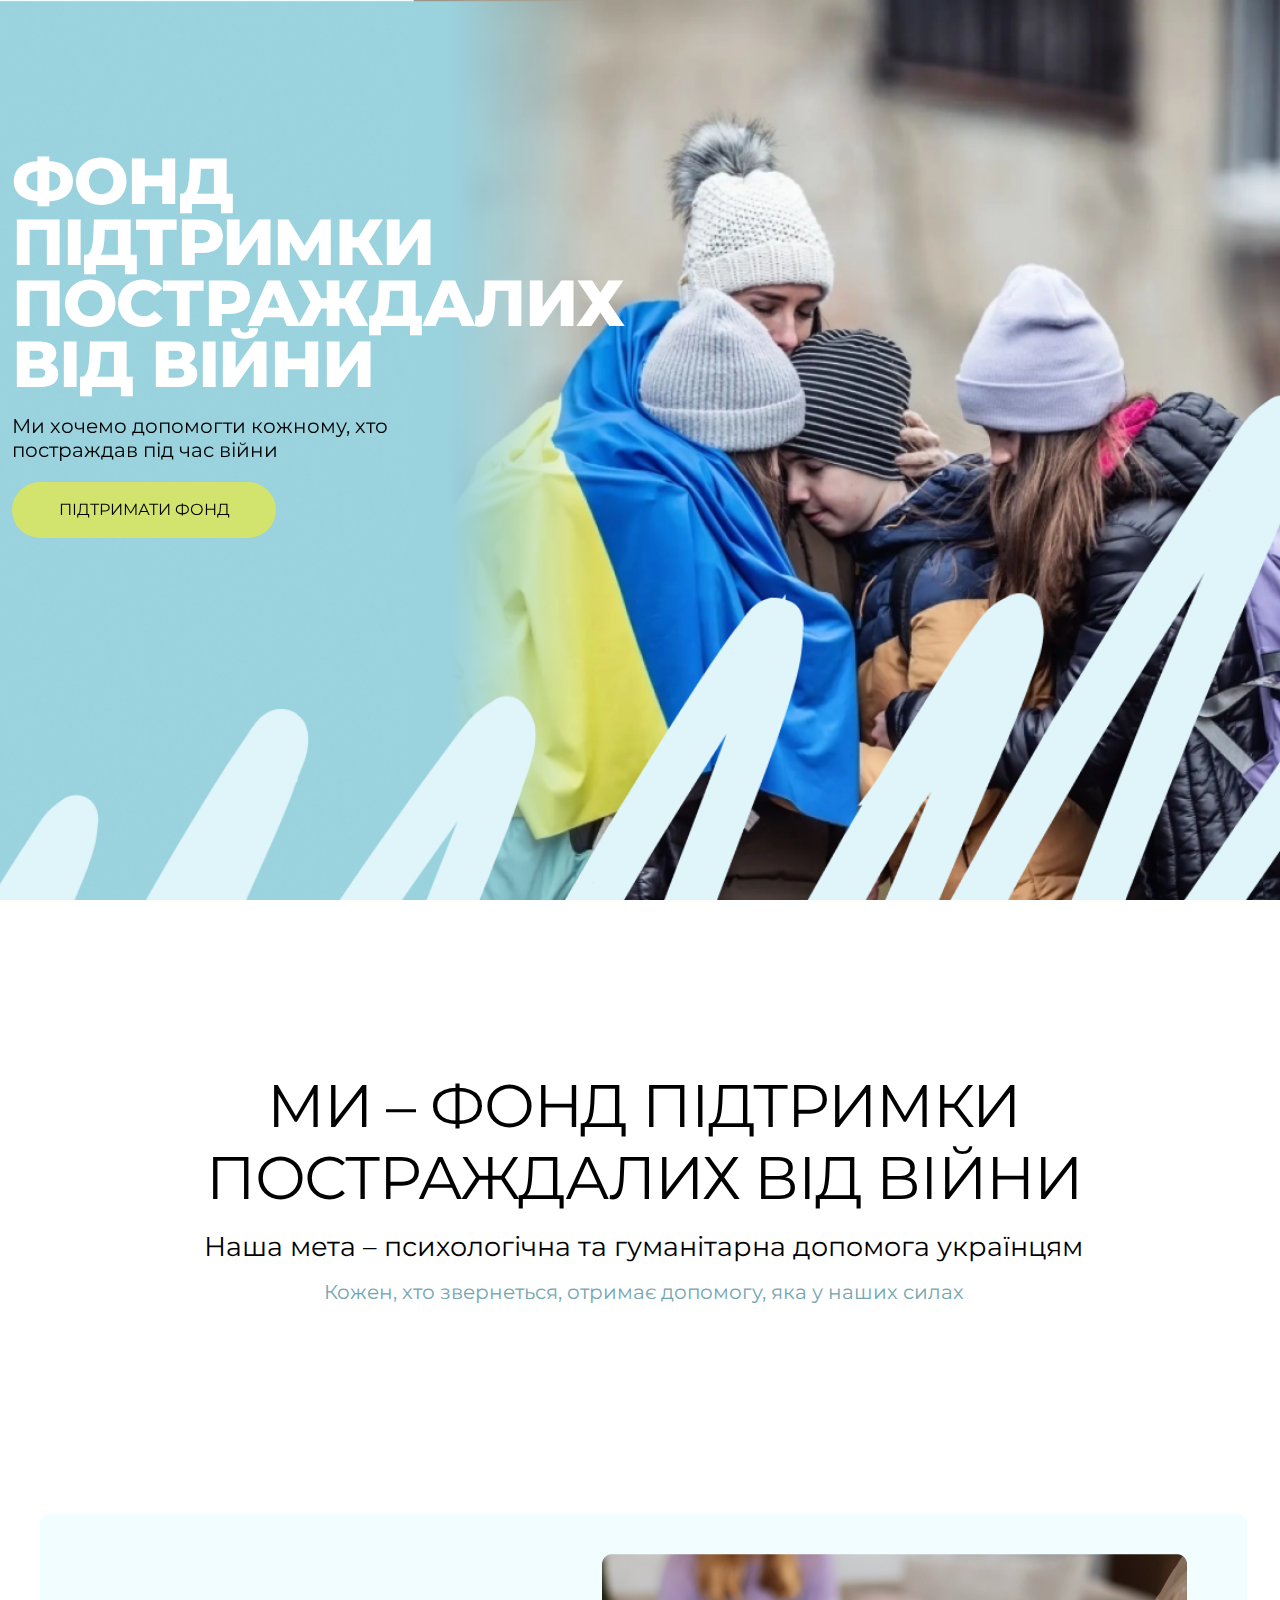
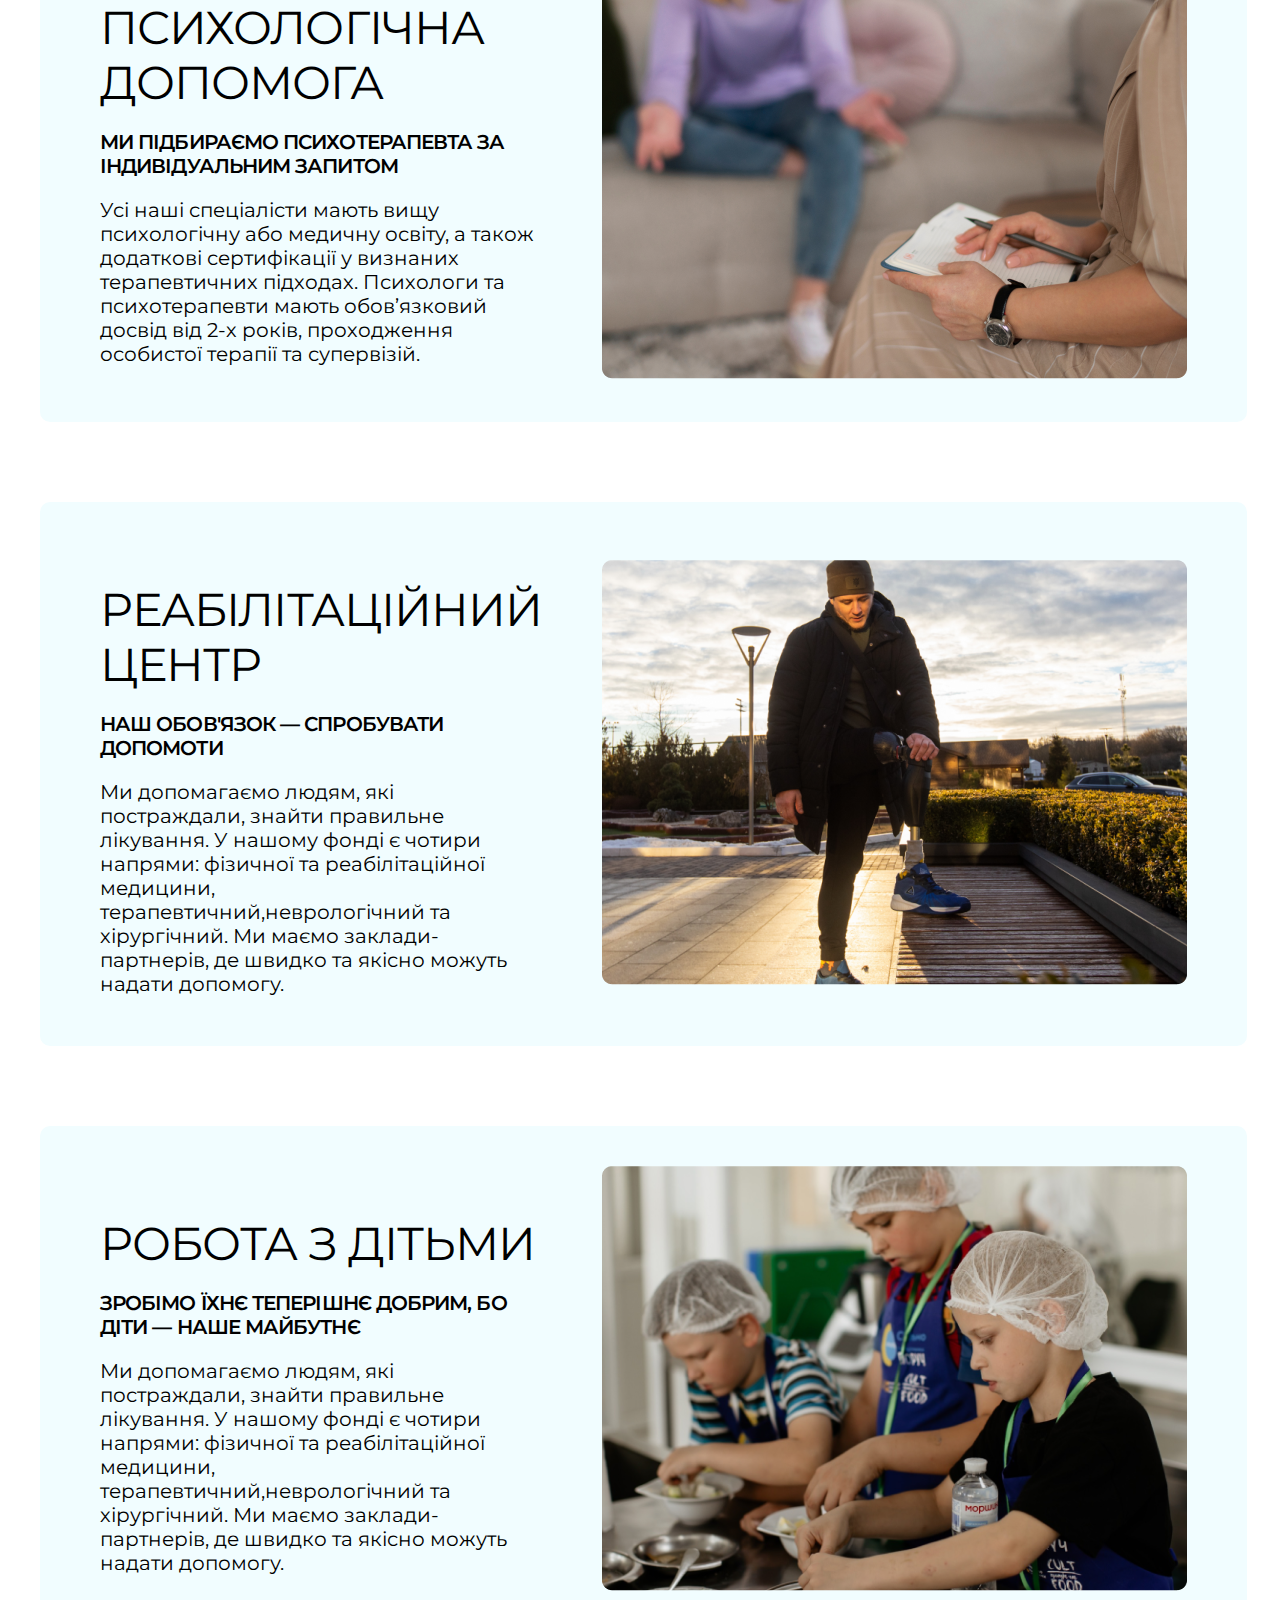
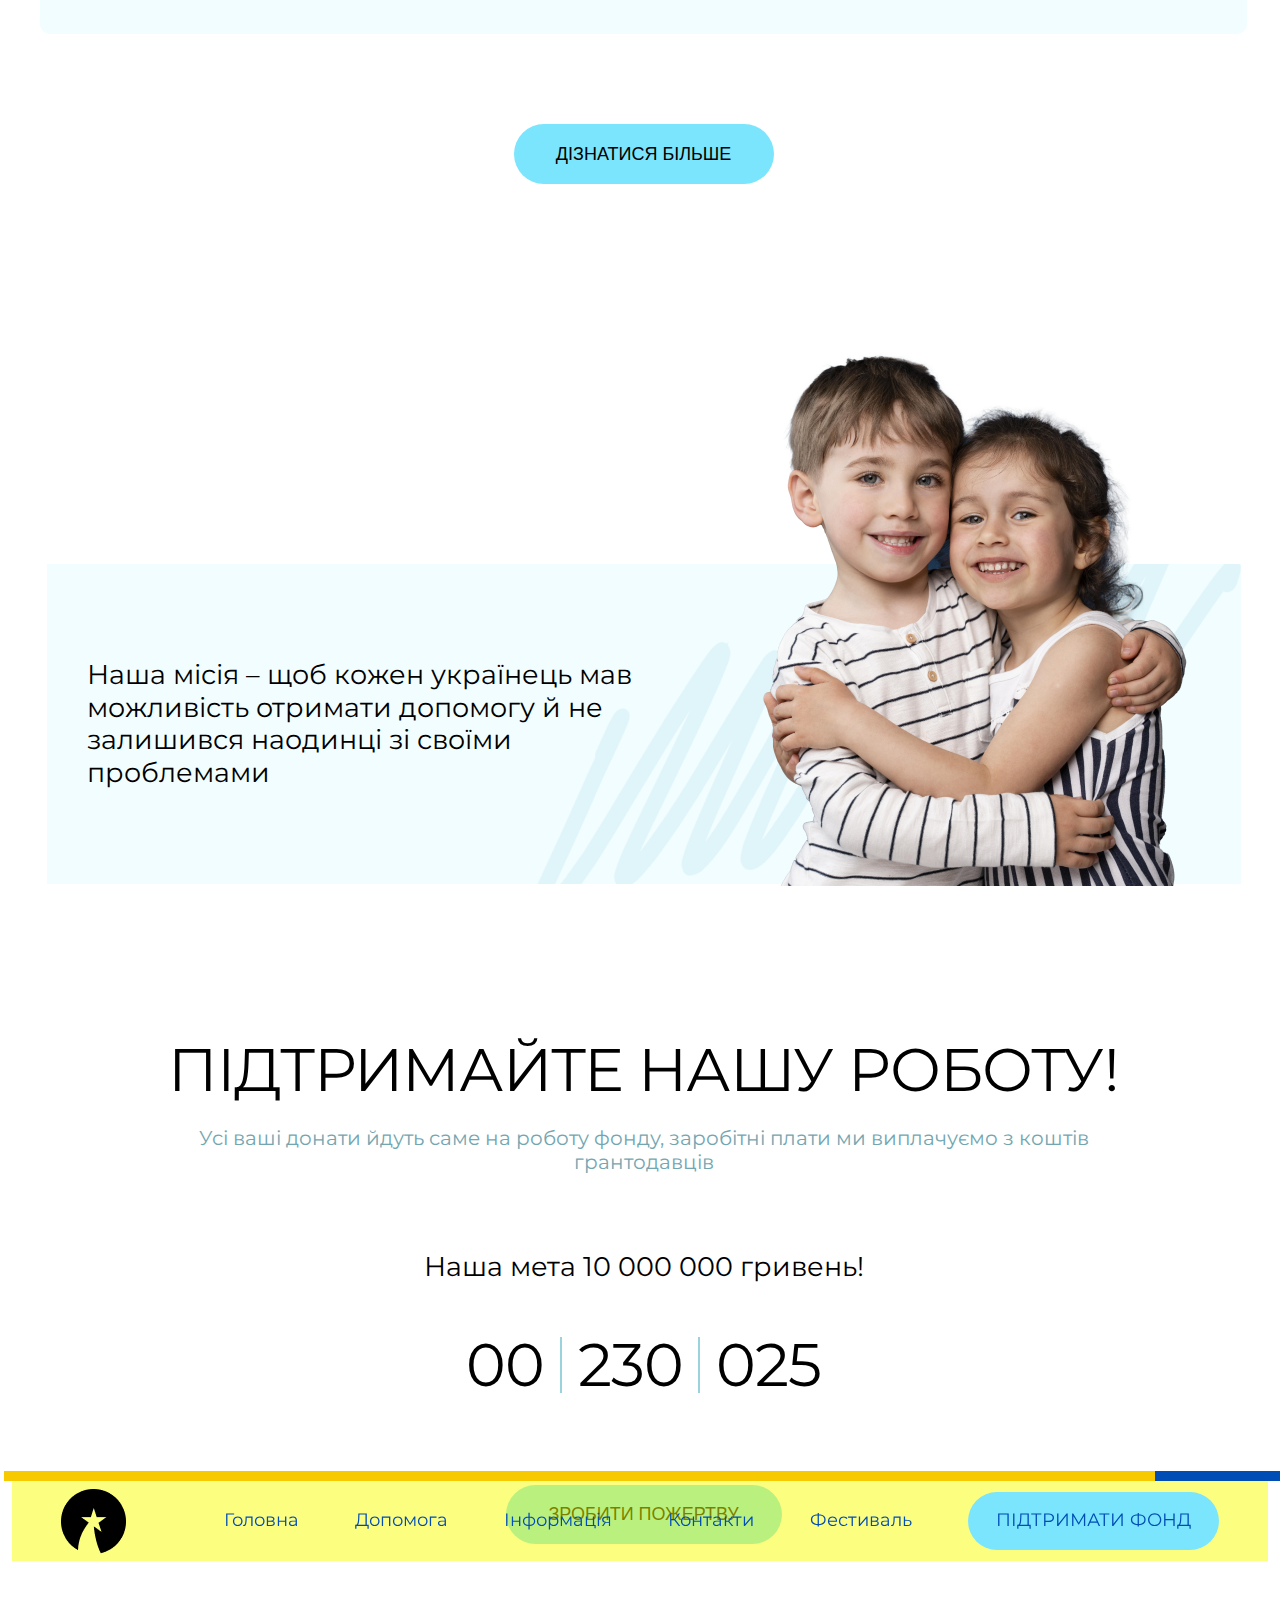
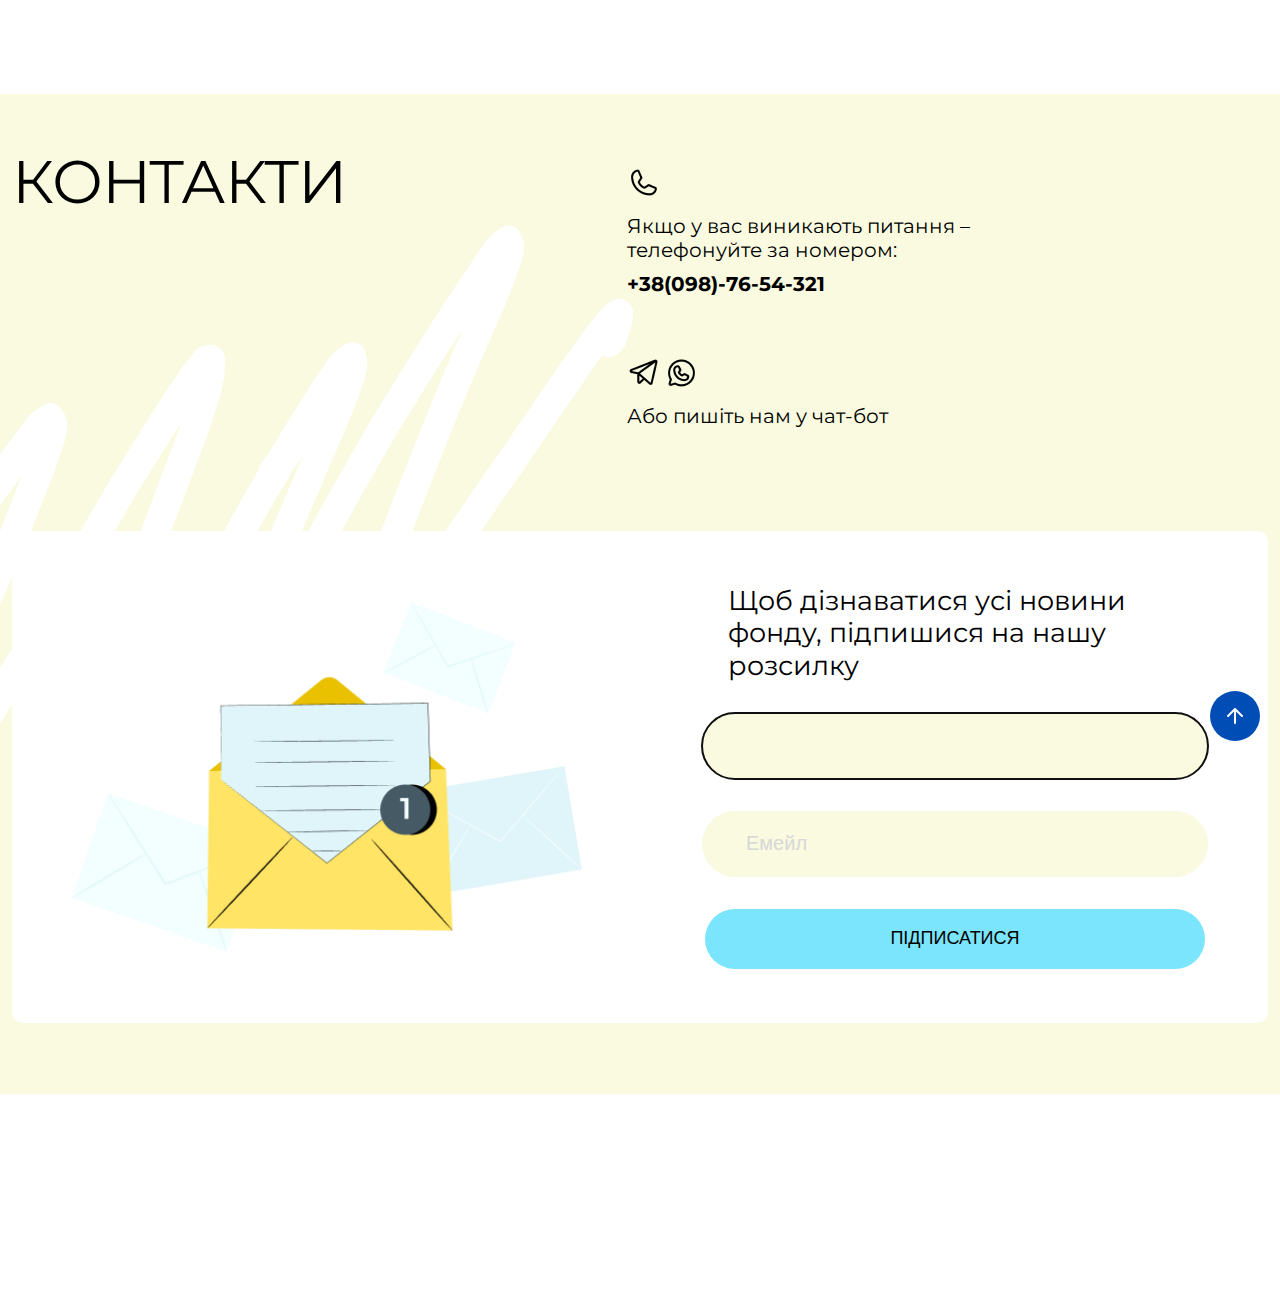
<file: index.html>
<!DOCTYPE html>
<html lang="uk">

<head>
    <meta charset="UTF-8" />
    <meta http-equiv="X-UA-Compatible" content="IE=edge" />
    <meta name="viewport" content="width=device-width, initial-scale=1.0" />
    <title>Фонд підтримки постраждалих від війни</title>
    <link rel="preconnect" href="https://fonts.googleapis.com">
    <link rel="preconnect" href="https://fonts.gstatic.com" crossorigin>
    <link href="https://fonts.googleapis.com/css2?family=Montserrat:wght@400;600;800&display=swap" rel="stylesheet">
    <link rel="stylesheet" href="./css/reset.css" />
    <link rel="stylesheet" href="./css/style.css" />
    <link rel="icon" type="image/png" href="./images/favicon/festival.png" />
</head>

<body>
    <div class="wrapper">
        <!-- preloader -->
        <div class="preloader"></div>
        <!-- Header fund -->
        <header class="header-fund">
            <div class="container">
                <div class="header-content">
                    <a href="#" class="header-logo">
                        <img src="./images/logo/logo.png" alt="website logo" />
                    </a>
                    <nav>
                        <ul class="menu-list">
                            <li class="menu-item"><a href="#main">Головна</a></li>
                            <li class="menu-item"><a href="#help">Допомога</a></li>
                            <li class="menu-item"><a href="#inform">Інформація</a></li>
                            <li class="menu-item"><a href="#contacts">Контакти</a></li>
                            <li class="menu-item"><a href="./festival.html">Фестиваль</a></li>
                            <li class="menu-button">
                                <a href="#donat">Підтримати фонд</a>
                            </li>
                        </ul>
                    </nav>
                </div>
                <div class="header-title-fund" id="main">
                    <h1>Фонд підтримки постраждалих від війни</h1>
                    <p>
                        Ми хочемо допомогти кожному, хто постраждав під час війни
                    </p>
                    <a class="menu-button-fund" href="#donat">Підтримати фонд</a>
                </div>
            </div>
        </header>
        <!-- Main -->
        <main class="main">
            <!-- Progressbar -->
            <div class="progressbar">
                <div class="progressbar-line"></div>
            </div>
            <div class="container">
                <!-- Main-title-->
                <section class="main-title-fund" id="help">
                    <h2>Ми – фонд підтримки постраждалих від війни</h2>
                    <h4>Наша мета – психологічна та гуманітарна допомога українцям</h4>
                    <p>
                        Кожен, хто звернеться, отримає допомогу, яка у наших силах
                    </p>
                </section>
                <!-- Scene-1 -->
                <section class="section">
                    <div class="section-title-fund">
                        <h3>Психологічна допомога</h3>
                        <h4>Ми підбираємо психотерапевта за індивідуальним запитом</h4>
                        <p>Усі наші спеціалісти мають вищу психологічну або медичну освіту, а також додаткові
                            сертифікації у визнаних терапевтичних підходах. Психологи та психотерапевти мають
                            обов’язковий досвід від 2-х років, проходження особистої терапії та супервізій.</p>
                    </div>
                    <div class="section-img">
                        <img src="./images/fund-section-img/psycholog.png" alt="psycholog" />
                    </div>
                </section>
                <!-- Scene-2 -->
                <section class="section">
                    <div class="section-title-fund">
                        <h3>Реабілітаційний центр</h3>
                        <h4>Наш обов'язок — спробувати допомоти</h4>
                        <p>Ми допомагаємо людям, які постраждали, знайти правильне лікування. У нашому фонді є чотири
                            напрями: фізичної та реабілітаційної медицини, терапевтичний,неврологічний та хірургічний.
                            Ми маємо заклади-партнерів, де швидко та якісно можуть надати допомогу.</p>
                    </div>
                    <div class="section-img">
                        <img src="./images/fund-section-img/rehabilitation.png" alt="rehabilitation" />
                    </div>
                </section>
                <!-- Scene-3 -->
                <section class="section">
                    <div class="section-title-fund">
                        <h3>Робота з дітьми</h3>
                        <h4>Зробімо їхнє теперішнє добрим, бо діти — наше майбутнє</h4>
                        <p>Ми допомагаємо людям, які постраждали, знайти правильне лікування. У нашому фонді є чотири
                            напрями: фізичної та реабілітаційної медицини, терапевтичний,неврологічний та хірургічний.
                            Ми маємо заклади-партнерів, де швидко та якісно можуть надати допомогу.</p>
                    </div>
                    <div class="section-img">
                        <img src="./images/fund-section-img/children.png" alt="children" />
                    </div>
                </section>
                <!-- Button -->
                <section id="inform">
                    <button class="main-button" type="submit" value="Submit">
                        Дізнатися більше
                    </button>
                </section>
                <!-- Participant -->
                <section class="participant-fund">
                    <div class="participant-baner-fund">
                        <p>
                            Наша місія – щоб кожен українець мав можливість отримати допомогу й не залишився наодинці зі
                            своїми проблемами
                        </p>
                        <div class="participant-img-fund">
                            <img src="./images/fund-section-img/kids.png" alt="baner" />
                        </div>
                    </div>
                </section>
                <!-- Donat -->
                <section class="donat-fund">
                    <div class="donat-title-fund" id="donat">
                        <h2>Підтримайте нашу роботу!</h2>
                        <p>
                            Усі ваші донати йдуть саме на роботу фонду, заробітні плати ми виплачуємо з коштів
                            грантодавців
                        </p>
                    </div>
                    <div class="donat-number">
                        <h4>Наша мета 10 000 000 гривень!</h4>
                        <div class="donat-number-list">
                            <span class="donat-number-item">00</span>
                            <span class="donat-number-item">230</span>
                            <span class="donat-number-item last">025</span>
                        </div>
                        <button class="donat-button" type="submit" value="Submit">
                            Зробити пожертву
                        </button>
                    </div>
                </section>
        </main>
        <!-- Footer -->
        <footer class="footer">
            <div class="container">
                <div class="footer-contacts" id="contacts">
                    <p class="contacts-title">Контакти</p>
                    <div class="contacts-link">
                        <div class="contacts-link-top">
                            <a href="#" target="_blank" rel="nofollow noreferrer noopener">
                                <img src="./images/icons/phone.png" alt="phone" />
                            </a>
                            <p>Якщо у вас виникають питання – телефонуйте за номером:</p>
                            <a class="phone-number" href="tel:+380987654321">+38(098)-76-54-321</a>
                        </div>
                        <div class="contacts-link-bottom">
                            <a href="#" target="_blank" rel="nofollow noreferrer noopener">
                                <img src="./images/icons/telegram.png" alt="telegram" />
                                <img src="./images/icons/whatsapp.png" alt="whatsapp" />
                            </a>
                            <p>Або пишіть нам у чат-бот</p>
                        </div>
                    </div>
                </div>
                <div class="footer-form">
                    <img src="./images/footer-img/email.png" class="email-logo" alt="email" />
                    <div class="form">
                        <p>
                            Щоб дізнаватися усі новини фонду, підпишися на нашу розсилку
                        </p>
                        <form class="feedback-form" autocomplete="on" action="#" method="POST" name="contact"
                            data-netlify="true" id="feedback-form">
                            <input class="form-input" type="name" name="name" id="" autofocus placeholder="Ім’я" />
                            <input class="form-input" type="email" name="email" id="" autofocus placeholder="Емейл" />
                            <button class="footer-button" type="submit" value="Submit">
                                Підписатися
                            </button>
                        </form>
                    </div>
                </div>
            </div>
        </footer>
        <!-- Modals section -->
        <section class="modal">
            <div class="modal__bgd" id="modal__email">
                <div class="modal__container">
                    <button class="modal__close-btn">
                        <img src="./images/footer-icons/close-icon.svg" alt="close__icon">
                    </button>
                    <img src="./images/footer-icons/mail-icon.svg" alt="mail__icon" class="modal__icon">
                    <h4 class="modal__title">We will contact you within
                        <br>the next hour</h4>
                    <form action="#" class="modal__container-form" id="modal__email-container">
                        <div class="email__input-container" id="email__input-container">
                            <label for="user__email" class="user__email-title">Email</label>
                            <input type="email" name="user__email" id="user__email" class="user__email"
                                placeholder="Email">
                            <p class="email__error-text">Check your email</p>
                        </div>
                        <button type="submit" class="modal__submit-btn">Send</button>
                    </form>
                </div>
            </div>
            <div class="modal__bgd" id="success__modal">
                <div class="modal__container modal__container-success">
                    <button class="modal__close-btn">
                        <img src="./images/footer-icons/close-icon.svg" alt="close__icon">
                    </button>
                    <img src="./images/footer-icons/success-icon.svg" alt="success__icon" class="modal__success-icon">
                    <p class="modal__success-message">
                        All right!
                        <br>Request sent
                    </p>
                </div>
            </div>
        </section>
        <!-- Button -->
        <!-- <button onclick="topFunction()" id="myBtnUp" title="Go to top">&#9650;</button> -->
        <div class="btn-up btn-up_hide"></div>
        <!-- Down -->
        <div style="height: 200px"></div>
        <!-- Js -->
        <script src="./js/main.js"></script>
        <script src="./js/preloader.js"></script>
        <script src="./js/btn.js"></script>
        <script src="./js/feedback.js"></script>
    </div>
</body>

</html>
</file>
<file: css/style.css>
@import url('https://fonts.googleapis.com/css2?family=Montserrat:wght@400;600;800&display=swap');

*,
*:before,
*:after {
    margin: 0;
    padding: 0;
    -webkit-box-sizing: border-box;
    box-sizing: border-box;
    max-width: 1440px;
}

:root {
    --color-background: #FFFFFF;
    --color-text: #000000;
    --color-background-header: rgba(249, 253, 0, 0.5);
    --color-background-field: #F1FDFF;
    --color-background-form: #F9FADF;
    --color-button: #7AE5FD;
    --color-button-link: #d2e46d;
    --color-button-submit: #18afd1;
    --color-accent: #9AD2DE;
    --color-placeholder: #d7d7d7;
    --color-topic: #73A6B1;
    --color-item: #3D8C9D;
    --color-link: #6709E1;
    --color-flag-yellow: #F6C901;
    --color-flag-blue: #014DB6;
    --color-preloader: #007bff;
}

/* @keyframes slidein {
    from {
        margin-left: 100%;
        width: 100%;
    }

    to {
        margin-left: 0%;
        width: 100%;
    }

    75% {
        font-size: 100%;
        margin-left: 25%;
        width: 150%;
    }
} */

html,
body {
    height: 100%;
    scroll-behavior: smooth;
}

body {
    font-family: 'Montserrat', sans-serif;
    max-width: 1440px;
    overflow-x: hidden;
    margin: 0 auto;
    background-color: var(--color-background);
}

.wrapper {
    display: flex;
    flex-direction: column;
    min-height: 100%;
}

.container {
    display: flex;
    flex-direction: column;
    min-width: 1256px;
    padding: 0 auto;
    margin: 0 auto;
    font-family: 'Montserrat', sans-serif;
}

/* Preloader */

.preloader {
    position: fixed;
    top: 0;
    left: 0;
    width: 100%;
    height: 100%;
    background-color: var(--color-background);
    display: flex;
    justify-content: center;
    align-items: center;
    z-index: 9;
}

.preloader::before {
    content: "";
    width: 50px;
    height: 50px;
    border: 5px solid var(--color-preloader);
    border-top-color: transparent;
    border-radius: 50%;
    animation: spin 1s linear infinite;
}

@keyframes spin {
    0% {
        transform: rotate(0deg);
    }

    100% {
        transform: rotate(360deg);
    }
}

/* Header-fund */

.header-fund {
    display: flex;
    justify-content: space-between;
    flex-direction: column;
    align-items: left;
    text-align: center;
    max-width: 1440px;
    height: 800px;
    background-color: var(--color-background-field);
    background-image: url(../images/fund-header-img/fund.png);
    background-repeat: no-repeat;
    background-position: right;
    background-size: cover;  
    height: 100vh;  
}

.header-title-fund {
    display: inline-block;
    flex-direction: column;
    justify-content: space-between;
    align-content: center;
    align-items: left;
    text-align: left;   
    padding: 0 auto;
    max-width: 1256px;
    position: absolute;
}

.header-title-fund h1 {
    font-style: normal;
    font-weight: 800;
    font-size: 65px;
    line-height: 94.9%;
    letter-spacing: -1.3px;
    text-transform: uppercase;
    max-width: 600px;
    margin: 150px 0 0 0;
    color: var(--color-background);
}

.header-title-fund p {
    font-style: normal;
    font-weight: 400;
    font-size: 20px;
    line-height: 120%;
    max-width: 424px;
    margin: 20px 0;
    color: var(--color-text);
    animation-duration: 3s;
    animation-name: slidein;
}

.menu-button-fund {
    display: flex;
    flex-direction: row;
    justify-content: center;
    align-items: center;
    text-transform: uppercase;
    padding: 20px 28px;
    gap: 10px;
    max-width: 264px;
    max-height: 60px;
    background-color: var(--color-button-link);
    border-radius: 90px;
    cursor: pointer;
}

.menu-button-fund:hover {
    background-color: var(--color-button-submit);
    color: var(--color-background);
    transition: all 0.3s ease 0s;
    transform: scale(1.2);
}

/* Header */
.header {
    display: flex;
    justify-content: space-between;
    flex-direction: column;
    align-items: left;
    text-align: center;
    max-width: 1440px;
    height: 800px;
    background-color: var(--color-background-field);
    background-image: url(../images/header-img/woman-flag.png), url(../images/header-img/header-fon.png);
    background-repeat: no-repeat;
    background-position: right;   
    height: 100vh;
}

.header-content {
    display: flex;
    justify-content: space-around;
    flex-direction: row;
    align-items: center;
    text-align: center;
    max-width: 1256px;
    width: 100%;
    height: 80px;
    margin: 0;
    padding: 0 auto;
    position: fixed;
    width: 100%;
    top: 10px;
    background-color: var(--color-background-header);
}

.header-logo {
    width: 64px;
    height: 64px;
    cursor: pointer;
    object-fit: cover;
}

.header-logo:hover {
    transition: all 0.3s ease 0s;
    transform: rotate(1.0turn) scale(1.5);
}

nav {
    display: inline-block;
    text-align: right;
}

a {
    color: inherit;
    text-decoration: none;
}

.menu-list {
    display: flex;
    flex-direction: row;
    justify-content: space-between;
    align-items: center;
    text-align: center;
    margin: 0 auto;
    font-style: normal;
    font-weight: 400;
    font-size: 18px;
    line-height: 96.9%;
    color: var(--color-flag-blue);
    cursor: pointer;
}

.menu-item {
    margin: 0 56px 0 0;
}

.menu-item::nth-child(1) {
    margin: 0 24px 0 0;
}

.menu-item:last-child {
    margin: 0;
}

.menu-item:hover {
    text-decoration: underline;
    font-size: 24px;
    color: var(--color-link);
    transition: all 0.5s;
    cursor: pointer;
}

.menu-button {
    display: flex;
    flex-direction: row;
    justify-content: center;
    align-items: center;
    text-transform: uppercase;
    padding: 20px 28px;
    gap: 10px;
    max-width: 264px;
    max-height: 60px;
    background-color: var(--color-button);
    border-radius: 90px;
    cursor: pointer;
}

.menu-button:hover {
    background-color: var(--color-button-submit);
    color: var(--color-background);
    transition: all 0.3s ease 0s;
    transform: scale(1.2);
}

.menu-button-donat {
    display: flex;
    flex-direction: row;
    justify-content: center;
    align-items: center;
    text-transform: uppercase;
    padding: 20px 28px;
    gap: 10px;
    max-width: 264px;
    max-height: 60px;
    background-color: var(--color-button-link);
    border-radius: 90px;
    cursor: pointer;
}

.menu-button-donat:hover {
    background-color: var(--color-button-submit);
    color: var(--color-background);
    transition: all 0.3s ease 0s;
    transform: scale(1.2);
}

.header-title {
    display: inline-block;
    flex-direction: column;
    justify-content: space-between;
    align-content: center;
    align-items: left;
    text-align: left;
    margin: 150px 0 0 0;
    padding: 0 auto;
    max-width: 1256px;
    position: absolute;
}

.header-title h1 {
    font-style: normal;
    font-weight: 800;
    font-size: 65px;
    line-height: 94.9%;
    letter-spacing: -0.02em;
    text-transform: uppercase;
    max-width: 700px;   
    margin: 100px 0 0 0;
    color: var(--color-accent);
}

.header-title p {
    font-style: normal;
    font-weight: 400;
    font-size: 20px;
    line-height: 120%;
    max-width: 424px;
    margin: 20px 0;
    color: var(--color-text);
    animation-duration: 3s;
    animation-name: slidein;
}

/* Progressbar */

.progressbar {
    margin: 0 auto;
    height: 10px;
    width: 100%;
    background: var(--color-flag-blue);
    position: fixed;
    top: 0px;
}

.progressbar>.progressbar-line {
    height: 10px;
    width: 0;
    background: var(--color-flag-yellow);
}

/* Main */
.main {
    display: flex;
    justify-content: space-between;
    flex-direction: column;
    align-items: center;
    text-align: center;
    max-width: 1440px;
    flex-grow: 1;
    margin: 0 auto;    
}

.main-title {
    display: flex;
    justify-content: space-between;
    flex-direction: column;
    align-items: center;
    text-align: center;
    max-width: 800px;
    margin: 160px auto;
    padding: 0 auto;
}

.main-title h2 {
    font-style: normal;
    font-weight: 400;
    font-size: 60px;
    line-height: 120%;
    letter-spacing: -1.2px;
    text-transform: uppercase;
    color: var(--color-text);
    padding: 0 auto;
    margin: 10px 0;
    animation-duration: 3s;
    animation-name: slidein;
}

.main-title h4 {
    font-weight: 400;
    font-size: 27px;
    line-height: 96.9%;
    text-align: center;
    color: var(--color-text);
    padding: 0 auto;
    margin: 10px 0;
    animation-duration: 3s;
    animation-name: slidein;
}

.main-title p {
    font-style: normal;
    font-weight: 400;
    font-size: 20px;
    line-height: 120%;
    text-align: center;
    color: var(--color-topic);
    padding: 0 auto;
    margin: 10px 0;
    animation-duration: 3s;
    animation-name: slidein;
}
/* main-fund */

.main-title-fund {
    display: flex;
    justify-content: space-between;
    flex-direction: column;
    align-items: center;
    text-align: center;
    max-width: 1000px;
    margin: 160px auto;
    padding: 0 auto;
}

.main-title-fund h2 {
    font-style: normal;
    font-weight: 400;
    font-size: 60px;
    line-height: 120%;
    letter-spacing: -1.2px;
    text-transform: uppercase;
    color: var(--color-text);
    padding: 0 auto;
    margin: 10px 0;
    animation-duration: 3s;
    animation-name: slidein;
}

.main-title-fund h4 {
    font-weight: 400;
    font-size: 27px;
    line-height: 96.9%;
    text-align: center;
    color: var(--color-text);
    padding: 0 auto;
    margin: 10px 0;
    animation-duration: 3s;
    animation-name: slidein;
}

.main-title-fund p {
    font-style: normal;
    font-weight: 400;
    font-size: 20px;
    line-height: 120%;
    text-align: center;
    color: var(--color-topic);
    padding: 0 auto;
    margin: 10px 0;
    animation-duration: 3s;
    animation-name: slidein;
}
/* section fund */

.section-title-fund {
    display: flex;
    justify-content: space-between;
    flex-direction: column;
    align-items: left;
    text-align: left;
    margin: 40px 60px;
    padding: 0 auto;
    max-width: 500px;
}

.section-title-fund h3 {
    font-style: normal;
    font-weight: 400;
    font-size: 46px;
    line-height: 120%; 
    letter-spacing: -0.92px;
    text-transform: uppercase;
    color: var(--color-text);
    margin: 40px 0 10px 0;
    animation-duration: 3s;
    animation-name: slidein;
}

.section-title-fund h4 {
    font-style: normal;
    font-weight: 600;
    font-size: 20px;
    line-height: 120%; 
    letter-spacing: -0.92px;
    text-transform: uppercase;
    color: var(--color-text);
    margin: 10px 0;
    animation-duration: 3s;
    animation-name: slidein;
}

.section-title-fund p {
    font-style: normal;
    font-weight: 400;
    font-size: 20px;
    line-height: 120%;
    color: var(--color-text);
    margin: 10px 0;
    animation-duration: 3s;
    animation-name: slidein;
}
/* section */
.section {
    display: flex;
    justify-content: space-between;
    flex-direction: row;
    align-items: center;
    text-align: center;
    padding: 0 auto;
    margin: 40px;
    background: var(--color-background-field);
    border-radius: 10px;
}

.section-title {
    display: flex;
    justify-content: space-between;
    flex-direction: column;
    align-items: left;
    text-align: left;
    margin: 0 0 0 40px;
    padding: 0 auto;
    max-width: 500px;
}

.section-title h3 {
    font-style: normal;
    font-weight: 400;
    font-size: 46px;
    line-height: 120%; 
    letter-spacing: -0.92px;
    text-transform: uppercase;
    color: var(--color-text);
    margin: 40px 0 10px 0;
    animation-duration: 3s;
    animation-name: slidein;
}

.section-title p {
    font-style: normal;
    font-weight: 400;
    font-size: 20px;
    line-height: 120%;
    color: var(--color-text);
    margin: 0 0 45px 0;
    animation-duration: 3s;
    animation-name: slidein;
}

.section-title-list {
    display: flex;
    flex-direction: column;
    justify-content: space-between;
    align-items: left;
    text-align: left;
    margin: 0 0 50px 0;
    /* padding: 0; */
    animation-duration: 3s;
    animation-name: slidein;    
}

.section-title-list-item {
    font-style: normal;
    font-weight: 400;
    font-size: 16px;
    line-height: 96.9%;
    color: var(--color-text);
    margin: 10px 0 0 0;
    padding: 0 auto;
}

.section-title-list-item span {
    color: var(--color-item);
}

.section-img {
    margin: 40px 60px 40px 0;
}

.main-button {
    width: 260px;
    height: 60px;
    border: none;
    border-radius: 90px;
    margin: 50px 0 160px 0;
    padding: 20px 36px;
    background-color: var(--color-button);
    font-style: normal;
    font-weight: 400;
    font-size: 18px;
    line-height: 96.9%;
    text-transform: uppercase;
    color: var(--color-text);
    cursor: pointer;
    align-items: center;
    text-align: center;
}

.main-button:hover {
    background-color: var(--color-button-submit);
    color: var(--color-background);
    transition: all 0.3s ease 0s;
    transform: scale(1.2);
}
/* Paticipant fund */

.participant-fund {
    display: flex;
    justify-content: space-between;
    flex-direction: column;
    align-items: center;
    text-align: center;
    max-width: 1300px;
    max-height: 700px;
    margin: 220px 0 140px;     
}

.participant-baner-fund {
    display: flex;
    justify-content: space-between;
    flex-direction: row;
    align-items: center;
    text-align: center;
    max-width: 1300px;
    max-height: 320px;  
    /* margin: 220p auto 140px;  */
    padding: 90px 40px;
    background-color: var(--color-background-field);
    background-image: url(../images/fund-section-img/main-fon-fund.png);
    background-repeat: no-repeat;   
    background-position: right;    
}

.participant-baner-fund p {
    display: inline-block;
    max-width: 560px;
    max-height: 132px;
    font-style: normal;
    font-weight: 400;
    font-size: 27.271px;
    line-height: 120%;
    color: var(--color-text);
    align-items: center;
    text-align: left;
}

.participant-img-fund {
    margin: 0 0 240px 100px;
}

/* Participant */

.participant {
    display: flex;
    justify-content: space-between;
    flex-direction: column;
    align-items: center;
    text-align: center;
    max-width: 1256px;
    max-height: 1000px;
    margin: 0 0 70px 0;
    padding: 0 auto;
    background-image: url(../images/main-img/main-fon.png);
    background-repeat: no-repeat;
    background-position: center;
}

.participant-baner {
    display: flex;
    justify-content: space-between;
    flex-direction: row;
    align-items: center;
    text-align: center;
    max-width: 1060px;
    max-height: 440px;
    margin: 190px 0 110px 0;
    padding: 0 40px 0 40px;
    background-color: var(--color-background-field);
}

.participant-baner p {
    display: inline-block;
    max-width: 391px;
    max-height: 99px;
    font-style: normal;
    font-weight: 400;
    font-size: 27.271px;
    line-height: 120%;
    color: var(--color-text);
    align-items: center;
    text-align: left;
}

.participant-img {
    margin: 0 0 0 240px;
}

/* Donat fund */

.donat-fund {
    display: flex;
    justify-content: space-between;
    flex-direction: column;
    align-items: center;
    text-align: center;
    max-width: 1000px;
    max-height: 600px;
    margin: 0 auto;
    padding: 0 auto;
}
.donat-title-fund {
    display: flex;
    justify-content: space-between;
    flex-direction: column;
    align-items: center;
    text-align: center;
    max-width: 1000px;
    max-height: 140px;
    margin: 0 0 80px 0;
    padding: 0 auto;
}

.donat-title-fund h2 {
    font-style: normal;
    font-weight: 400;
    font-size: 60px;
    line-height: 120%;
    letter-spacing: -1.2px;
    text-align: center;
    text-transform: uppercase;
    color: var(--color-text);
    padding: 0 auto;
    margin: 10px 0;
}

.donat-title-fund p {
    font-style: normal;
    font-weight: 400;
    font-size: 20px;
    line-height: 120%;
    text-align: center;
    color: var(--color-topic);
    padding: 0 auto;
    margin: 10px 0;
}

/* Donat */

.donat {
    display: flex;
    justify-content: space-between;
    flex-direction: column;
    align-items: center;
    text-align: center;
    max-width: 740px;
    max-height: 480px;
    margin: 0 auto;
    padding: 0 auto;
}

.donat-title {
    display: flex;
    justify-content: space-between;
    flex-direction: column;
    align-items: center;
    text-align: center;
    max-width: 800px;
    max-height: 140px;
    margin: 0 0 80px 0;
    padding: 0 auto;
}

.donat-title h2 {
    font-style: normal;
    font-weight: 400;
    font-size: 60px;
    line-height: 94.9%;
    letter-spacing: -0.02em;
    text-align: center;
    text-transform: uppercase;
    color: var(--color-text);
    padding: 0 auto;
    margin: 10px 0;
}

.donat-title p {
    font-style: normal;
    font-weight: 400;
    font-size: 20px;
    line-height: 120%;
    text-align: center;
    color: var(--color-topic);
    padding: 0 auto;
    margin: 10px 0;
}

.donat-number {
    display: flex;
    justify-content: space-between;
    flex-direction: column;
    align-items: center;
    text-align: center;
    width: 440px;
    height: 300px;
    margin: 0 auto;
    padding: 0 auto;
}

.donat-number h4 {
    font-weight: 400;
    font-size: 27px;
    line-height: 96.9%;
    text-align: center;
    color: var(--color-text);
    padding: 0 auto;
    margin: 10px 0;
}

.donat-number-list {
    display: flex;
    justify-content: space-between;
    flex-direction: row;
    align-items: center;
    text-align: center;
    max-height: 60px;
    padding: 0 auto;
    margin: 24px 0 70px 0;
}

.donat-number-item {
    font-style: normal;
    font-weight: 400;
    font-size: 60px;
    line-height: 94.9%;
    text-align: center;
    letter-spacing: -0.02em;
    text-transform: uppercase;
    color: var(--color-text);
    border-right: 2px solid;
    border-color: var(--color-accent);
    padding: 0 16px 0 16px;
}

.last {
    border-right: none;
}

.donat-button {
    width: 276px;
    height: 59px;
    border: none;
    border-radius: 87px;
    margin: 0 auto;
    padding: 0 auto;
    gap: 10px;
    background-color: var(--color-button);
    font-style: normal;
    font-weight: 400;
    font-size: 18px;
    line-height: 96.9%;
    text-transform: uppercase;
    color: var(--color-text);
    cursor: pointer;
    align-items: center;
    text-align: center;
}

.donat-button:hover {
    background-color: var(--color-button-submit);
    color: var(--color-background);
    transition: all 0.3s ease 0s;
    transform: scale(1.2);
}

/* Map */

.map-section {
    display: flex;
    justify-content: space-between;
    flex-direction: column;
    align-items: center;
    text-align: center;
    max-width: 1240px;
    max-height: 800px;
    margin: 100px 0 80px;
    padding: 0 auto;
    background-color: var(--color-background-field);
}

.map-section h2 {
    font-style: normal;
    font-weight: 400;
    font-size: 60px;
    line-height: 94.9%;
    letter-spacing: -0.02em;
    text-align: center;
    text-transform: uppercase;
    color: var(--color-text);
    padding: 0 auto;
    margin: 20px 0 40px;
}

.map {
    width: 1000px;
    height: 500px;
    border-radius: 25px;
    margin: 20px 0 40px;
}

/* Weather App */

.weather-section {
    display: flex;
    justify-content: space-between;
    flex-direction: column;
    align-items: center;
    text-align: center;
    max-width: 1240px;
    max-height: 800px;
    margin: 100px 0 80px;
    padding: 0 auto;
    background-color: var(--color-background-field);
}

.weather-app {
    width: 1000px;
    height: 500px;
    border-radius: 25px;
    margin: 40px 0;
    text-align: center;
    padding: 60px 60px;
    background-color: var(--color-button);
    color: var(--color-text);
    border-radius: 20px;
}

/* weather-header */
.weather-header {
    display: flex;
    justify-content: space-between;
    margin: 15px;
}

.weather-header div {
    font-size: 24px;
    font-weight: bold;
    color: var(--color-flag-blue);
}

/* weather-main */
.weather-main {
    text-align: center;
}

.weather-temperature {
    font-size: 80px;
    font-weight: bold;
    color: var(--color-flag-yellow);
}

.weather-kind {
    color: var(--color-placeholder);
}

/* weather-footer */

.weather-footer {
    display: flex;
    justify-content: space-between;
    align-items: center;
    text-align: center;
    margin-top: 30px;
    font-size: 18px;
    font-weight: bold;
    color: var(--color-text);
}

.weather-footer ul {
    list-style: none;
}

.weather-footer ul img {
    width: 40px;
    height: 40px;
}

.weather-img {
    width: 80px;
    height: 80px;
    margin-right: 15px;
}

/* Footer */

.footer {
    display: flex;
    justify-content: space-between;
    flex-direction: column;
    align-items: center;
    text-align: center;
    max-width: 1440px;
    max-height: 1000px;
    background-color: var(--color-background-form);
    background-image: url(../images/footer-img/footer-fon.png);
    background-repeat: no-repeat;
    background-position: left;
    margin: 150px 0 0 0;
}

.email-logo {
    width: 510px;
    height: 350px;
}

.footer-contacts {
    display: flex;
    justify-content: space-between;
    flex-direction: row;
    align-items: center;
    text-align: center;
    max-width: 1256px;
    padding: 0 auto;
    margin: 60px 0 100px 0;
}

.contacts-title {
    display: inline-block;
    font-style: normal;
    font-weight: 400;
    font-size: 60px;
    line-height: 94.9%;
    letter-spacing: -0.02em;
    text-transform: uppercase;
    color: var(--color-text);
    align-items: flex-start;
    text-align: left;
    padding: 0 0 220px 0;
}

.contacts-link {
    display: flex;
    justify-content: space-between;
    flex-direction: column;
    align-items: left;
    text-align: left;
    max-width: 360px;
    font-style: normal;
    font-weight: 400;
    font-size: 20px;
    line-height: 120%;
    color: var(--color-text);
    padding: 0 auto;
    margin: 0 auto;
}

.contacts-link-top {
    display: flex;
    justify-content: space-between;
    flex-direction: column;
    align-items: left;
    text-align: left;
    padding: 0 auto;
    margin: 0 0 40px 0;
}

.contacts-link-top a {
    margin: 10px 0;
}

.phone-number {
    font-style: normal;
    font-weight: 700;
    font-size: 20px;
    line-height: 120%;
    color: var(--color-text);
}

.contacts-link-bottom {
    display: flex;
    justify-content: space-between;
    flex-direction: column;
    align-items: left;
    text-align: left;
    padding: 0;
    margin: 0;
}

.contacts-link-bottom a {
    margin: 10px 0;
}

.footer-form {
    display: flex;
    justify-content: space-around;
    flex-direction: row;
    align-items: center;
    text-align: center;
    max-width: 1256px;
    background-color: var(--color-background);
    border-radius: 10px;
    margin: 0 0 116px 0;
}

.form {
    display: flex;
    justify-content: space-between;
    flex-direction: column;
    align-items: center;
    text-align: center;
    max-width: 510px;
    box-sizing: border-box;
    margin: 54px 0;
}

.form p {
    display: inline-block;
    width: 455px;
    height: 96px;
    font-style: normal;
    font-weight: 400;
    font-size: 27px;
    line-height: 120%;
    color: var(--color-text);
    align-items: center;
    text-align: left;
}

.feedback-form {
    display: flex;
    justify-content: space-between;
    flex-direction: column;
    align-items: center;
    text-align: center;
    margin: 0 auto;
}

.form-input {
    width: 506px;
    height: 66px;
    border: none;
    border-radius: 61px;
    margin: 32px 0 0 0;
    text-align: left;
    padding: 0 0 0 44px;
    font-style: normal;
    font-weight: 400;
    font-size: 20px;
    line-height: 120%;
    color: var(--color-text);
    background-color: var(--color-background-form);
}

.form-input::placeholder {
    color: var(--color-placeholder);
}

.form-input:focus::placeholder {
    opacity: 0;
}

.footer-button {
    width: 500px;
    height: 60px;
    border: none;
    border-radius: 60px;
    margin: 32px 0 0 0;
    padding: 0 auto;
    background-color: var(--color-button);
    font-style: normal;
    font-weight: 400;
    font-size: 18px;
    line-height: 120%;
    text-transform: uppercase;
    color: var(--color-text);
    cursor: pointer;
}

.footer-button:hover {
    background-color: var(--color-button-submit);
    color: var(--color-background);
    transition: all 0.3s ease 0s;
    transform: scale(1.2);
}

/* Btn-Up */

.btn-up {
    position: fixed;
    background-color: var(--color-flag-blue);
    background-image: url("data:image/svg+xml,%3Csvg xmlns='http://www.w3.org/2000/svg' width='20' height='20' viewBox='0 0 20 20'%3E%3Cg fill='none' stroke='%23fff' stroke-width='2' stroke-linecap='round' stroke-linejoin='round'%3E%3Cpath d='M10 17V4M3 10l7-7 7 7'/%3E%3C/g%3E%3C/svg%3E");
    background-repeat: no-repeat;
    background-position: center;
    right: 20px;
    bottom: 30px;
    border-radius: 25px;
    cursor: pointer;
    display: flex;
    align-items: center;
    justify-content: center;
    transition: opacity 0.15s ease-in-out, transform 0.3s ease-in-out;
    color: #ffffff;
    width: 50px;
    height: 50px;
    opacity: 1;
    transform: translateY(0);
}

.btn-up_hide {
    display: none;
}

.btn-up_hiding {
    opacity: 0;
    transform: translateY(100px);
}

.btn-up-icon {
    width: 40px;
    height: 40px;
    fill: currentcolor;
}

@media (hover: hover) and (pointer: fine) {
    .btn-up:hover {
        background-color: var(--color-flag-yellow);
    }
}

/* Modals-section */

.modal__bgd {
    position: fixed;
    top: 0;
    left: 0;
    width: 100%;
    height: 100%;
    background: rgb(51 51 51 / 90%);
    display: flex;
    align-items: center;
    justify-content: center;
    pointer-events: none;
    opacity: 0;
    transition: opacity 0.3s ease-in-out;
}

.modal__active {
    pointer-events: all;
    opacity: 1;
}

.modal__container {
    background: #FFFFFF;
    box-shadow: 0px 8px 12px rgba(0, 0, 0, 0.08);
    border-radius: 16px;
    padding: 110px 40px;
    width: 364px;
    height: 604px;
    display: flex;
    flex-direction: column;
    align-items: center;
    box-sizing: border-box;
    position: relative;
}

.modal__title {
    font-weight: bold;
    font-size: 16px;
    line-height: 24px;
    text-align: center;
    color: #2F80ED;
    margin-bottom: 40px;
}

.user__email-title {
    font-weight: bold;
    font-size: 16px;
    line-height: 24px;
    color: #333333;
    width: 100%;
}

.modal__container-form {
    display: flex;
    flex-direction: column;
    align-items: center;
    width: 100%;
}

.user__email {
    font-family: 'Montserrat', sans-serif;
    font-weight: normal;
    font-size: 16px;
    line-height: 24px;
    color: #4F4F4F;
    width: 100%;
    margin-top: 15px;
    padding: 8px 0;
    border: none;
    outline: none;
    border-bottom: 1px solid #4F4F4F;
}

.email__input-container {
    margin-bottom: 115px;
    height: 115px;
}

.email__error-text {
    font-weight: normal;
    font-size: 16px;
    line-height: 24px;
    color: #EB5757;
    margin-top: 10px;
    display: none;
}

.email__input-container-error .email__error-text {
    display: block;
}

.email__input-container-error .user__email {
    border-bottom: 1px solid #EB5757;
}

.modal__submit-btn {
    font-weight: bold;
    font-size: 16px;
    line-height: 24px;
    color: #FFFFFF;
    background: #2F80ED;
    border-radius: 30px;
    outline: none;
    border: none;
    padding: 12px 32px 12px 32px;
    cursor: pointer;
}

.modal__icon {
    margin-bottom: 35px;
}

.modal__close-btn {
    border: none;
    outline: none;
    background: none;
    cursor: pointer;
    position: absolute;
    top: 30px;
    right: 30px;
}

.modal__success-message {
    font-weight: bold;
    font-size: 16px;
    line-height: 24px;
    text-align: center;
    color: #2F80ED;
}

.modal__container-success {
    justify-content: center;
}

.modal__success-icon {
    margin-bottom: 35px;
}
</file>
